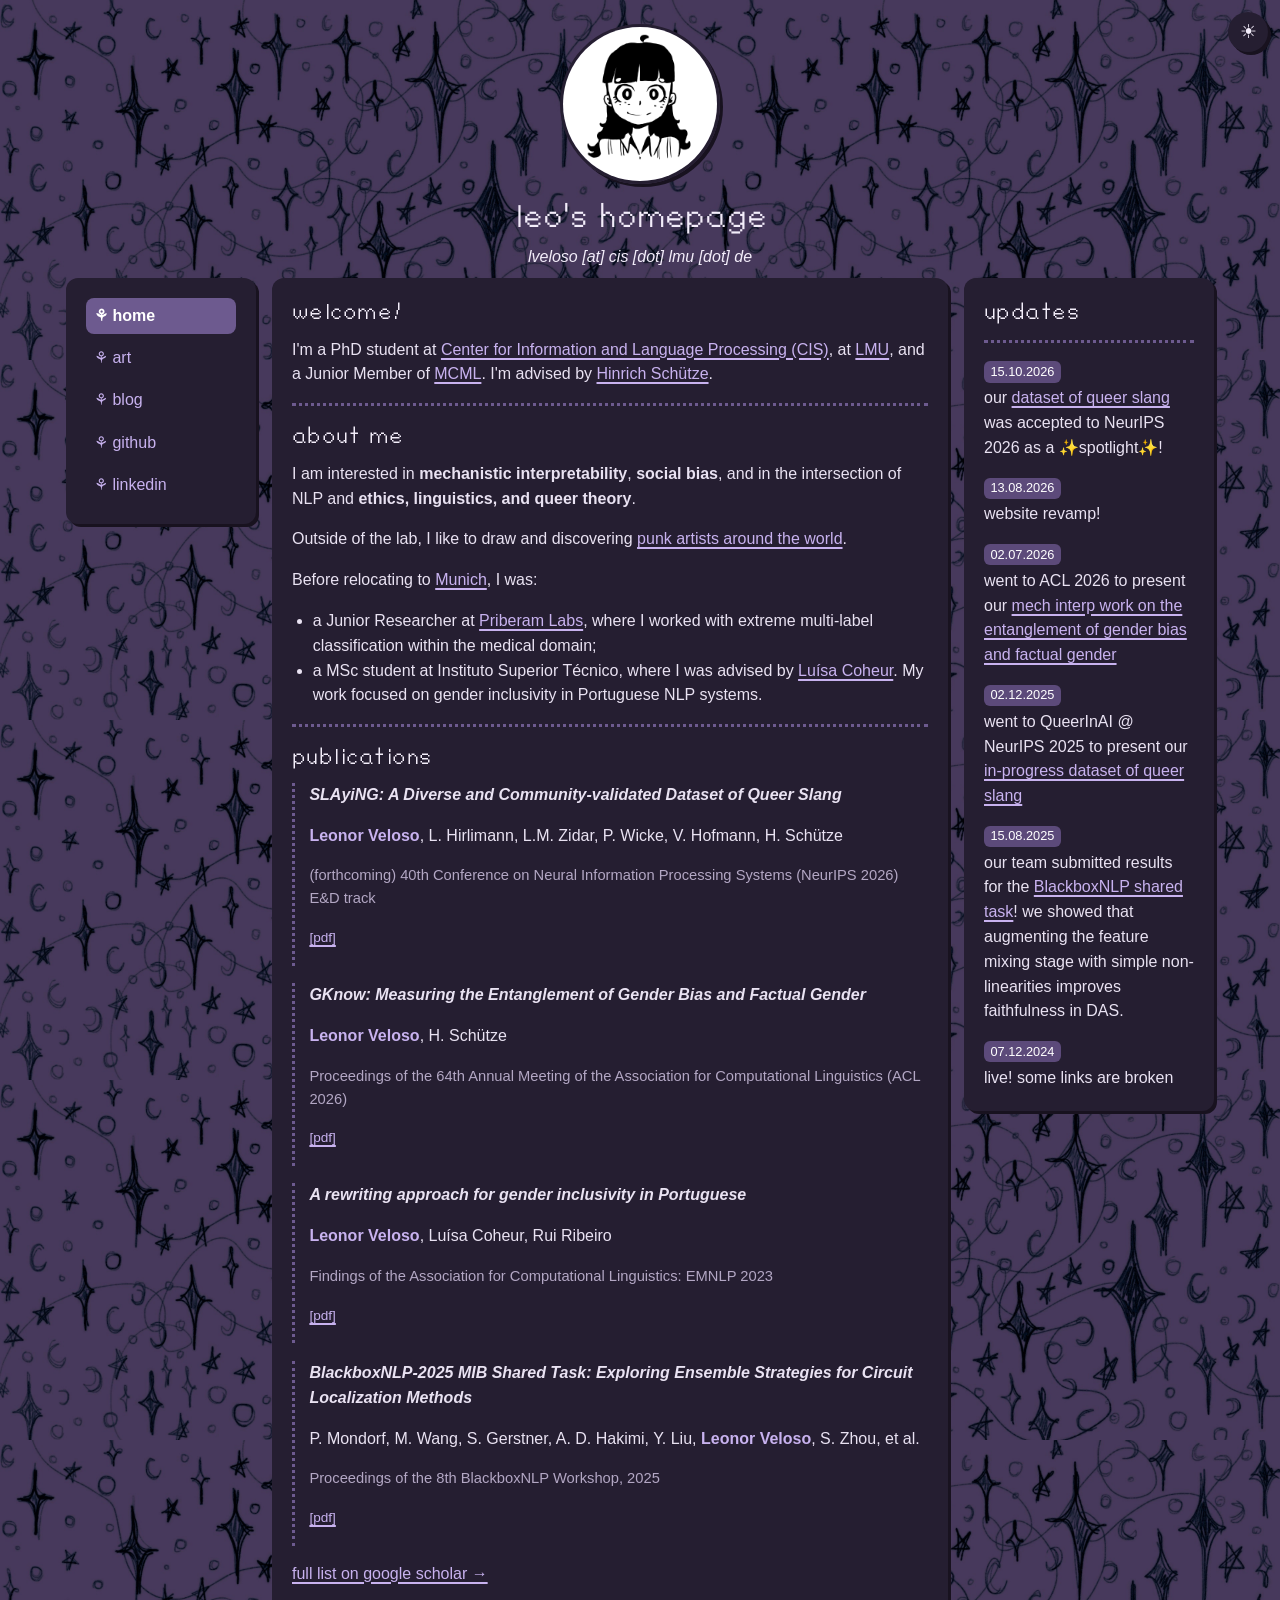
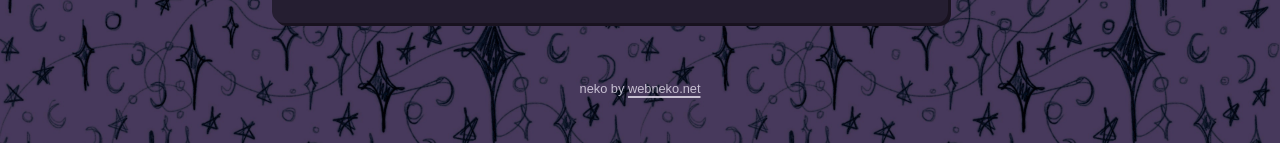
<file: index.html>
<!DOCTYPE html>
<html lang="en">

<head>
  <meta charset="UTF-8">
  <meta name="viewport" content="width=device-width, initial-scale=1.0">
  <meta name="description" content="Leonor Veloso — PhD student at CIS, LMU Munich, working on mechanistic interpretability, social bias, and NLP.">
  <title>‧͙⁺˚*･༓☾　leo　☽༓･*˚⁺‧͙</title>
  <link rel="icon" type="image/png" href="favicon-64.png">
  <link rel="apple-touch-icon" href="apple-touch-icon.png">
  <script>
    // dark is the default; apply a saved light preference before first paint
    try { if (localStorage.getItem("theme") === "light") document.documentElement.dataset.theme = "light"; } catch (e) {}
  </script>
  <link href="style.css" rel="stylesheet" type="text/css" media="all">
</head>

<body>

  <button class="theme-toggle" type="button" aria-label="Switch to light mode">☀</button>

  <header class="site-header">
    <img class="avatar" src="48085474.png" alt="Portrait of Leonor">
    <h1>leo's homepage</h1>
    <p class="tagline">lveloso [at] cis [dot] lmu [dot] de</p>
  </header>

  <div class="container">
    <div class="layout">

      <nav class="box-cell stuff site-nav" aria-label="Site">
        <ul>
          <li><span class="current">⚘ home</span></li>
          <li><a href="art.html">⚘ art</a></li>
          <li><a href="blog.html">⚘ blog</a></li>
          <li><a href="https://github.com/leonorv" target="_blank" rel="noopener">⚘ github</a></li>
          <li><a href="https://www.linkedin.com/in/leonor-veloso/" target="_blank" rel="noopener">⚘ linkedin</a></li>
        </ul>
      </nav>

      <main class="box-cell me">
        <h2>welcome!</h2>

        <p>I'm a PhD student at <a href="https://cisnlp.github.io/">Center for Information and Language Processing (CIS)</a>, at <a href="https://www.lmu.de/en/">LMU</a>, and a Junior Member of <a href="https://mcml.ai/">MCML</a>. I'm advised by <a href="https://www.cis.uni-muenchen.de/schuetze/">Hinrich Schütze</a>.</p>

        <hr class="custom">
        <h2>about me</h2>

        <p>I am interested in <strong>mechanistic interpretability</strong>, <strong>social bias</strong>, and in the intersection of NLP and <strong>ethics, linguistics, and queer theory</strong>.</p>

        <p>Outside of the lab, I like to draw and discovering <a href="https://open.spotify.com/playlist/1Fdq8c3zwEbWJ3x6SptWZZ">punk artists around the world</a>.</p>

        <p>Before relocating to <a href="https://www.augustiner-braeu.de/brauerei/">Munich</a>, I was:</p>
        <ul style="list-style: disc; padding-left: 1.3em; margin-bottom: 1em;">
          <li>a Junior Researcher at <a href="https://priberam.com/labs/">Priberam Labs</a>, where I worked with extreme multi-label classification within the medical domain;</li>
          <li>a MSc student at Instituto Superior Técnico, where I was advised by <a href="https://www.hlt.inesc-id.pt/w/Lu%C3%ADsa_Coheur">Luísa Coheur</a>. My work focused on gender inclusivity in Portuguese NLP systems.</li>
        </ul>

        <hr class="custom">
        <h2>publications</h2>

        <!--
          To add a new publication, copy one <li class="pub-entry"> block
          and edit it — newest first. Wrap your own name in <strong>.
        -->
        <ul class="pub-list">

          <li class="pub-entry">
            <p class="pub-title">SLAyiNG: A Diverse and Community-validated Dataset of Queer Slang</p>
            <p class="pub-authors"><strong>Leonor Veloso</strong>, L. Hirlimann, L.M. Zidar, P. Wicke, V. Hofmann, H. Schütze</p>
            <p class="pub-meta">(forthcoming) 40th Conference on Neural Information Processing Systems (NeurIPS 2026) E&D track</p>
            <p class="pub-links"><a href="https://arxiv.org/abs/2509.17449">[pdf]</a></p>
          </li>

          <li class="pub-entry">
            <p class="pub-title">GKnow: Measuring the Entanglement of Gender Bias and Factual Gender</p>
            <p class="pub-authors"><strong>Leonor Veloso</strong>, H. Schütze</p>
            <p class="pub-meta">Proceedings of the 64th Annual Meeting of the Association for Computational Linguistics (ACL 2026)</p>
            <p class="pub-links"><a href="https://aclanthology.org/2026.acl-long.466/">[pdf]</a></p>
          </li>

          <li class="pub-entry">
            <p class="pub-title">A rewriting approach for gender inclusivity in Portuguese</p>
            <p class="pub-authors"><strong>Leonor Veloso</strong>, Luísa Coheur, Rui Ribeiro</p>
            <p class="pub-meta">Findings of the Association for Computational Linguistics: EMNLP 2023</p>
            <p class="pub-links"><a href="https://aclanthology.org/2023.findings-emnlp.585.pdf">[pdf]</a></p>
          </li>

          <li class="pub-entry">
            <p class="pub-title">BlackboxNLP-2025 MIB Shared Task: Exploring Ensemble Strategies for Circuit Localization Methods</p>
            <p class="pub-authors">P. Mondorf, M. Wang, S. Gerstner, A. D. Hakimi, Y. Liu, <strong>Leonor Veloso</strong>, S. Zhou, et al.</p>
            <p class="pub-meta">Proceedings of the 8th BlackboxNLP Workshop, 2025</p>
            <p class="pub-links"><a href="https://aclanthology.org/volumes/2025.blackboxnlp-1/">[pdf]</a></p>
          </li>



        </ul>

        <p style="margin-top: 1rem;"><a href="https://scholar.google.com/citations?user=GyzU5eYAAAAJ&hl=en" target="_blank" rel="noopener">full list on google scholar →</a></p>
      </main>

      <aside class="box-cell updates">
        <h2>updates</h2>
        <hr class="custom">

        <!--
          To add a new update, copy one <li class="update-entry"> block
          and put it first (newest on top).
        -->
        <ul class="update-list">
          <li class="update-entry">
            <span class="update-date">15.10.2026</span>
            <p>our <a href="https://arxiv.org/abs/2509.17449">dataset of queer slang</a> was accepted to NeurIPS 2026 as a ✨spotlight✨!</p>
          </li>
          <li class="update-entry">
            <span class="update-date">13.08.2026</span>
            <p>website revamp!</p>
          </li>
          <li class="update-entry">
            <span class="update-date">02.07.2026</span>
            <p>went to ACL 2026 to present our <a href="https://aclanthology.org/2026.acl-long.466/">mech interp work on the entanglement of gender bias and factual gender</a></p>
          </li>
          <li class="update-entry">
            <span class="update-date">02.12.2025</span>
            <p>went to QueerInAI @ NeurIPS 2025 to present our <a href="https://arxiv.org/abs/2509.17449">in-progress dataset of queer slang</a></p>
          </li>
          <li class="update-entry">
            <span class="update-date">15.08.2025</span>
            <p>our team submitted results for the <a href="https://aclanthology.org/volumes/2025.blackboxnlp-1/">BlackboxNLP shared task</a>! we showed that augmenting the feature mixing stage with simple non-linearities improves faithfulness in DAS.</p>
          </li>
          <li class="update-entry">
            <span class="update-date">07.12.2024</span>
            <p>live! some links are broken</p>
          </li>
        </ul>
      </aside>

    </div>
  </div>

  <footer class="site-footer">
    <p><span class="neko-credit">neko by <a href="https://webneko.net" target="_blank" rel="noopener">webneko.net</a></span></p>
  </footer>

  <script>
    (function () {
      var root = document.documentElement;
      var btn = document.querySelector(".theme-toggle");
      function render() {
        var light = root.dataset.theme === "light";
        btn.textContent = light ? "☾" : "☀";
        btn.setAttribute("aria-label", light ? "Switch to dark mode" : "Switch to light mode");
      }
      btn.addEventListener("click", function () {
        var light = root.dataset.theme !== "light";
        if (light) root.dataset.theme = "light"; else delete root.dataset.theme;
        try { localStorage.setItem("theme", light ? "light" : "dark"); } catch (e) {}
        render();
      });
      render();
    })();
  </script>
  <script>NekoType = "white";</script>
  <script src="https://webneko.net/n20171213.js"></script>

</body>

</html>
</file>
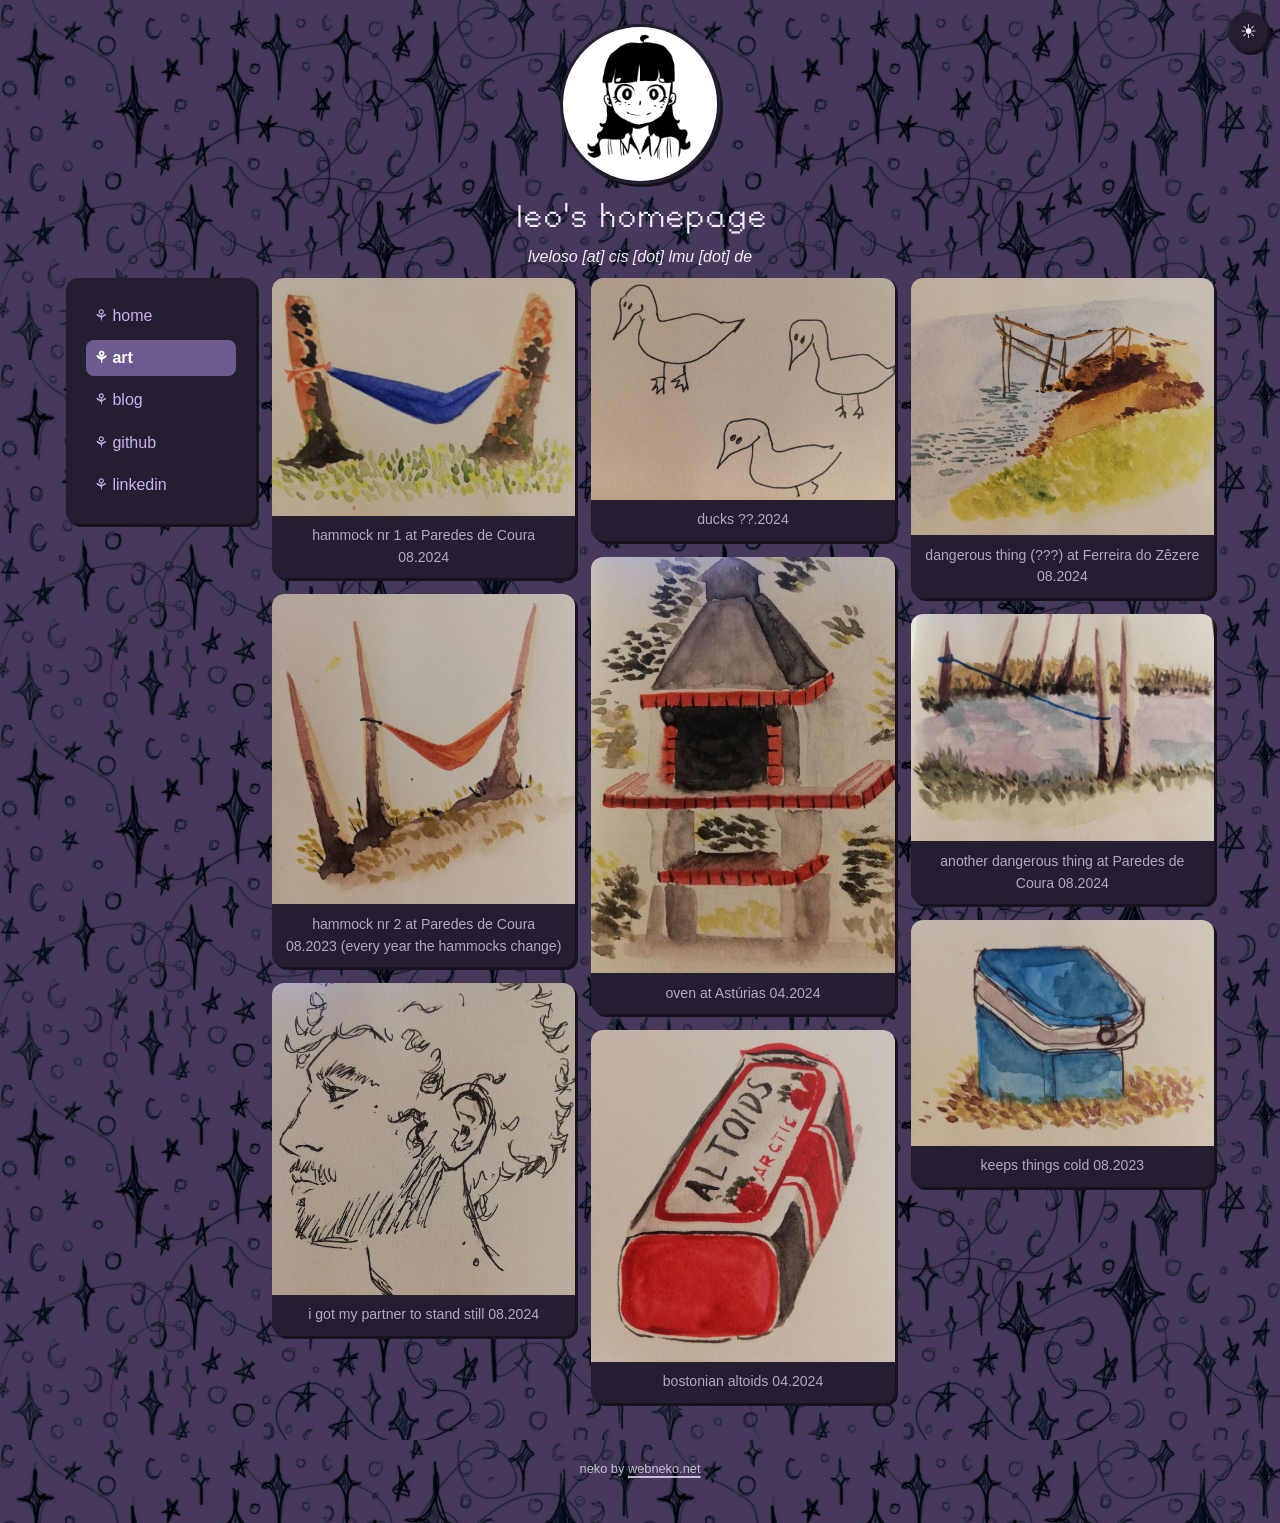
<file: art.html>
<!DOCTYPE html>
<html lang="en">

<head>
  <meta charset="UTF-8">
  <meta name="viewport" content="width=device-width, initial-scale=1.0">
  <meta name="description" content="Leonor Veloso's amateur art gallery.">
  <title>‧͙⁺˚*･༓☾　leo　☽༓･*˚⁺‧͙</title>
  <link rel="icon" type="image/png" href="favicon-64.png">
  <link rel="apple-touch-icon" href="apple-touch-icon.png">
  <script>
    // dark is the default; apply a saved light preference before first paint
    try { if (localStorage.getItem("theme") === "light") document.documentElement.dataset.theme = "light"; } catch (e) {}
  </script>
  <link href="style.css" rel="stylesheet" type="text/css" media="all">
</head>

<body>

  <button class="theme-toggle" type="button" aria-label="Switch to light mode">☀</button>

  <header class="site-header">
    <img class="avatar" src="48085474.png" alt="Portrait of Leonor">
    <h1>leo's homepage</h1>
    <p class="tagline">lveloso [at] cis [dot] lmu [dot] de</p>
  </header>

  <div class="container">
    <div class="layout layout-2col">

      <nav class="box-cell stuff site-nav" aria-label="Site">
        <ul>
          <li><a href="index.html">⚘ home</a></li>
          <li><span class="current">⚘ art</span></li>
          <li><a href="blog.html">⚘ blog</a></li>
          <li><a href="https://github.com/leonorv" target="_blank" rel="noopener">⚘ github</a></li>
          <li><a href="https://www.linkedin.com/in/leonor-veloso/" target="_blank" rel="noopener">⚘ linkedin</a></li>
        </ul>
      </nav>

      <main class="box-cell main">
        <!--
          To add a new piece, copy one <div class="gallery-item"> block
          and drop it in wherever you'd like it to appear.
        -->
        <section class="gallery">
          <div class="gallery-item">
            <img src="i1.jpg" alt="Painting of a hammock" loading="lazy">
            <p>hammock nr 1 at Paredes de Coura 08.2024</p>
          </div>
          <div class="gallery-item">
            <img src="i2.jpg" alt="Painting of a hammock" loading="lazy">
            <p>hammock nr 2 at Paredes de Coura 08.2023 (every year the hammocks change)</p>
          </div>
          <div class="gallery-item">
            <img src="i3.jpg" alt="Painting of a person standing still" loading="lazy">
            <p>i got my partner to stand still 08.2024</p>
          </div>
          <div class="gallery-item">
            <img src="i4.jpg" alt="Painting of ducks" loading="lazy">
            <p>ducks ??.2024</p>
          </div>
          <div class="gallery-item">
            <img src="i5.jpg" alt="Painting of an oven" loading="lazy">
            <p>oven at Astúrias 04.2024</p>
          </div>
          <div class="gallery-item">
            <img src="i6.jpg" alt="Painting of Bostonian altoids" loading="lazy">
            <p>bostonian altoids 04.2024</p>
          </div>
          <div class="gallery-item">
            <img src="i7.jpg" alt="Painting of a dangerous thing" loading="lazy">
            <p>dangerous thing (???) at Ferreira do Zêzere 08.2024</p>
          </div>
          <div class="gallery-item">
            <img src="i8.jpg" alt="Painting of another dangerous thing" loading="lazy">
            <p>another dangerous thing at Paredes de Coura 08.2024</p>
          </div>
          <div class="gallery-item">
            <img src="i9.jpg" alt="Painting of something that keeps things cold" loading="lazy">
            <p>keeps things cold 08.2023</p>
          </div>
        </section>
      </main>

    </div>
  </div>

  <footer class="site-footer">
    <p><span class="neko-credit">neko by <a href="https://webneko.net" target="_blank" rel="noopener">webneko.net</a></span></p>
  </footer>

  <script>
    (function () {
      var root = document.documentElement;
      var btn = document.querySelector(".theme-toggle");
      function render() {
        var light = root.dataset.theme === "light";
        btn.textContent = light ? "☾" : "☀";
        btn.setAttribute("aria-label", light ? "Switch to dark mode" : "Switch to light mode");
      }
      btn.addEventListener("click", function () {
        var light = root.dataset.theme !== "light";
        if (light) root.dataset.theme = "light"; else delete root.dataset.theme;
        try { localStorage.setItem("theme", light ? "light" : "dark"); } catch (e) {}
        render();
      });
      render();
    })();
  </script>
  <script>NekoType = "white";</script>
  <script src="https://webneko.net/n20171213.js"></script>

</body>

</html>
</file>
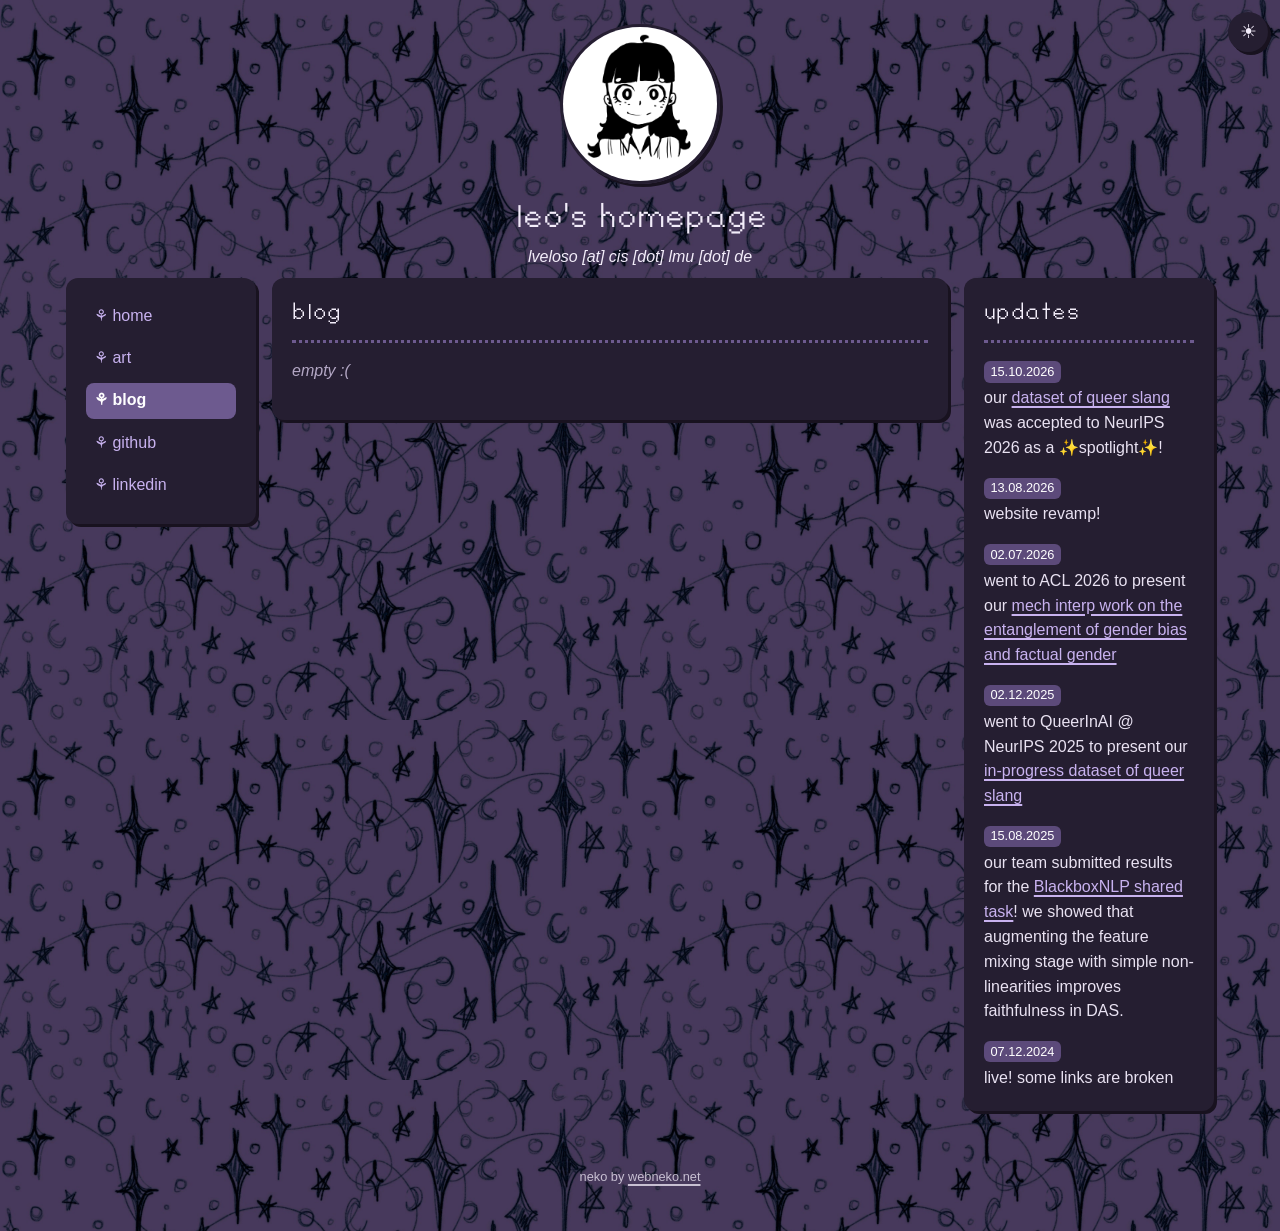
<file: blog.html>
<!DOCTYPE html>
<html lang="en">

<head>
  <meta charset="UTF-8">
  <meta name="viewport" content="width=device-width, initial-scale=1.0">
  <meta name="description" content="Leonor Veloso's blog — coming eventually.">
  <title>‧͙⁺˚*･༓☾　leo　☽༓･*˚⁺‧͙</title>
  <link rel="icon" type="image/png" href="favicon-64.png">
  <link rel="apple-touch-icon" href="apple-touch-icon.png">
  <script>
    // dark is the default; apply a saved light preference before first paint
    try { if (localStorage.getItem("theme") === "light") document.documentElement.dataset.theme = "light"; } catch (e) {}
  </script>
  <link href="style.css" rel="stylesheet" type="text/css" media="all">
</head>

<body>

  <button class="theme-toggle" type="button" aria-label="Switch to light mode">☀</button>

  <header class="site-header">
    <img class="avatar" src="48085474.png" alt="Portrait of Leonor">
    <h1>leo's homepage</h1>
    <p class="tagline">lveloso [at] cis [dot] lmu [dot] de</p>
  </header>

  <div class="container">
    <div class="layout">

      <nav class="box-cell stuff site-nav" aria-label="Site">
        <ul>
          <li><a href="index.html">⚘ home</a></li>
          <li><a href="art.html">⚘ art</a></li>
          <li><span class="current">⚘ blog</span></li>
          <li><a href="https://github.com/leonorv" target="_blank" rel="noopener">⚘ github</a></li>
          <li><a href="https://www.linkedin.com/in/leonor-veloso/" target="_blank" rel="noopener">⚘ linkedin</a></li>
        </ul>
      </nav>

      <main class="box-cell me">
        <h2>blog</h2>
        <hr class="custom">
        <p class="empty-note">empty :(</p>
      </main>

      <aside class="box-cell updates">
        <h2>updates</h2>
        <hr class="custom">
        <ul class="update-list">
          <li class="update-entry">
            <span class="update-date">15.10.2026</span>
            <p>our <a href="https://arxiv.org/abs/2509.17449">dataset of queer slang</a> was accepted to NeurIPS 2026 as a ✨spotlight✨!</p>
          </li>
          <li class="update-entry">
            <span class="update-date">13.08.2026</span>
            <p>website revamp!</p>
          </li>
          <li class="update-entry">
            <span class="update-date">02.07.2026</span>
            <p>went to ACL 2026 to present our <a href="https://aclanthology.org/2026.acl-long.466/">mech interp work on the entanglement of gender bias and factual gender</a></p>
          </li>
          <li class="update-entry">
            <span class="update-date">02.12.2025</span>
            <p>went to QueerInAI @ NeurIPS 2025 to present our <a href="https://arxiv.org/abs/2509.17449">in-progress dataset of queer slang</a></p>
          </li>
          <li class="update-entry">
            <span class="update-date">15.08.2025</span>
            <p>our team submitted results for the <a href="https://aclanthology.org/volumes/2025.blackboxnlp-1/">BlackboxNLP shared task</a>! we showed that augmenting the feature mixing stage with simple non-linearities improves faithfulness in DAS.</p>
          </li>
          <li class="update-entry">
            <span class="update-date">07.12.2024</span>
            <p>live! some links are broken</p>
          </li>
        </ul>
      </aside>

    </div>
  </div>

  <footer class="site-footer">
    <p><span class="neko-credit">neko by <a href="https://webneko.net" target="_blank" rel="noopener">webneko.net</a></span></p>
  </footer>

  <script>
    (function () {
      var root = document.documentElement;
      var btn = document.querySelector(".theme-toggle");
      function render() {
        var light = root.dataset.theme === "light";
        btn.textContent = light ? "☾" : "☀";
        btn.setAttribute("aria-label", light ? "Switch to dark mode" : "Switch to light mode");
      }
      btn.addEventListener("click", function () {
        var light = root.dataset.theme !== "light";
        if (light) root.dataset.theme = "light"; else delete root.dataset.theme;
        try { localStorage.setItem("theme", light ? "light" : "dark"); } catch (e) {}
        render();
      });
      render();
    })();
  </script>
  <script>NekoType = "white";</script>
  <script src="https://webneko.net/n20171213.js"></script>

</body>

</html>
</file>
<file: style.css>
/* =============================================================
   leo's homepage — stylesheet

   Sections (search for the numbered headers to jump around):
     1. Fonts & variables      6. Cards / boxes
     2. Reset & base           7. Publications
     3. Header                 8. Updates
     4. Nav                    9. Gallery (art page)
     5. Layout grid           10. Footer & misc
                               11. Responsive breakpoints

   Colors, spacing, and widths all live in the :root variables
   below — change the look of the whole site from one place.

   Theming: dark is the default (:root). The light theme overrides
   the same color tokens under :root[data-theme="light"]. The toggle
   button sets data-theme on <html> and remembers it in localStorage.
   ============================================================= */

/* ---------- 1. Fonts & variables ---------- */

@font-face {
  font-family: "basiic";
  src: url("basiic.ttf") format("truetype");
  font-display: swap;
}

:root {
  color-scheme: dark;

  /* dark theme (default) — night purple to match background_dark.jpg */
  --page-bg: #4b3c63;
  --bg-image: url("background_dark.jpg");
  --card: #251e31;
  --text: #e9e2f2;
  --heading: #f3edfa;
  --link: #c8b2ef;
  --accent: #f2a7c3;
  /* quirky pop color for hovers */
  --muted: #b3a7c4;
  --divider: #6d5a8f;
  --hover-bg: #3a2f4d;
  --hover-text: #f3edfa;
  --current-bg: #6d5a8f;
  --current-text: #ffffff;
  --pill-bg: #5c4a7a;
  --pill-text: #ffffff;
  --frame: #251e31;
  --shadow-color: #18121f;
  --header-text: #f3edfa;

  /* type */
  --font-display: "basiic", "Brush Script MT", cursive;
  --font-body: -apple-system, "Segoe UI", "Helvetica Neue", Arial, sans-serif;

  /* spacing & shape, used everywhere so the whole site can be
     tightened/loosened by editing these two lines */
  --space: 1rem;
  --radius: 12px;
  --shadow: 3px 3px 0 var(--shadow-color);

  /* layout widths (desktop) */
  --nav-w: 190px;
  --updates-w: 250px;
  --max-width: 1180px;
}

/* light theme — the original sage & cream palette */
:root[data-theme="light"] {
  color-scheme: light;

  --page-bg: #a5b68d;
  --bg-image: url("background.jpg");
  --card: #ffffff;
  --text: #3a3a32;
  --heading: #3a3a32;
  --link: #2e4d32;
  --accent: #d3785f;
  --muted: #5a5a4e;
  --divider: #a5b68d;
  --hover-bg: #ecdfcc;
  --hover-text: #2e4d32;
  --current-bg: #a5b68d;
  --current-text: #ffffff;
  --pill-bg: #7f9468;
  --pill-text: #ffffff;
  --frame: #ffffff;
  --shadow-color: #ecdfcc;
  --header-text: #2e4d32;
}

/* ---------- 2. Reset & base ---------- */

*,
*::before,
*::after {
  box-sizing: border-box;
}

html {
  scroll-behavior: smooth;
}

body {
  margin: 0;
  background-color: var(--page-bg);
  background-image: var(--bg-image);
  background-repeat: repeat;
  background-size: 640px;
  font-family: var(--font-body);
  color: var(--text);
  line-height: 1.55;
  font-size: 16px;
  overflow-wrap: break-word;
}

img {
  max-width: 100%;
  display: block;
}

a {
  color: var(--link);
  text-decoration-thickness: 1.5px;
  text-underline-offset: 3px;
}

a:hover,
a:focus-visible {
  color: var(--accent);
}

h1,
h2,
h3 {
  font-family: var(--font-display);
  font-weight: normal;
  color: var(--heading);
  line-height: 1.25;
  margin: 0 0 0.4em;
}

h1 {
  font-size: clamp(1.6rem, 4vw, 2.2rem);
}

h2 {
  font-size: clamp(1.2rem, 3vw, 1.5rem);
  letter-spacing: 0.02em;
}

p {
  margin: 0 0 1em;
}

ul {
  margin: 0;
  padding: 0;
  list-style: none;
}

/* Dotted divider used throughout */
hr.custom {
  border: none;
  border-top: 3px dotted var(--divider);
  margin: 0.75em 0 1em;
}

/* width */
::-webkit-scrollbar {
  width: 10px;
}

::-webkit-scrollbar-track {
  background: var(--card);
}

::-webkit-scrollbar-thumb,
::-webkit-scrollbar-thumb:hover {
  background: var(--divider);
}

/* ---------- 3. Header ---------- */

.site-header {
  max-width: var(--max-width);
  margin: 0 auto;
  padding: 1.5rem var(--space) 0.5rem;
  text-align: center;
}

.avatar {
  width: 130px;
  height: 130px;
  border-radius: 50%;
  object-fit: cover;
  border: 3px solid var(--frame);
  box-shadow: var(--shadow);
  margin: 0 auto 0.75rem;
}

.site-header h1 {
  color: var(--header-text);
  margin-bottom: 0.15em;
}

.site-header .tagline {
  margin: 0;
  color: var(--header-text);
  font-style: italic;
}

/* ---------- 4. Nav ---------- */

.site-nav ul {
  display: flex;
  flex-direction: column;
  gap: 0.4rem;
}

.site-nav a,
.site-nav span.current {
  display: block;
  padding: 0.35rem 0.5rem;
  border-radius: 8px;
  text-decoration: none;
  transition: background-color 0.15s ease, color 0.15s ease;
}

.site-nav a:hover,
.site-nav a:focus-visible {
  background-color: var(--hover-bg);
  color: var(--hover-text);
}

.site-nav span.current {
  background-color: var(--current-bg);
  color: var(--current-text);
  font-weight: bold;
}

/* ---------- 5. Layout grid ---------- */

.container {
  max-width: var(--max-width);
  margin: 0 auto;
  padding: 0 var(--space) 2.5rem;
}

.layout {
  display: grid;
  grid-template-columns: 1fr;
  grid-template-areas:
    "nav"
    "main"
    "updates";
  gap: var(--space);
}

/* Without this, grid tracks refuse to shrink below their content's
   natural width (e.g. a long link), which pushes the layout wider
   than the viewport on mobile. */
.layout > .box-cell {
  min-width: 0;
}

.layout > .box-cell.stuff {
  grid-area: nav;
}

.layout > .box-cell.me {
  grid-area: main;
}

.layout > .box-cell.updates {
  grid-area: updates;
}

/* Two-column variant (nav + single main area), used on the art page */
.layout.layout-2col {
  grid-template-areas:
    "nav"
    "main";
}

.layout.layout-2col > .box-cell.main {
  grid-area: main;
  background: transparent;
  box-shadow: none;
  padding: 0;
}

@media (min-width: 900px) {
  .layout.layout-2col {
    grid-template-columns: var(--nav-w) 1fr;
    grid-template-areas: "nav main";
  }
}

/* ---------- 6. Cards / boxes ---------- */

.box-cell {
  background-color: var(--card);
  border-radius: var(--radius);
  box-shadow: var(--shadow);
  padding: 1.25rem;
}

.box-cell.stuff {
  align-self: start;
}

/* ---------- 7. Publications ---------- */

.pub-list {
  display: flex;
  flex-direction: column;
  gap: 1.1rem;
  margin: 0;
}

.pub-entry {
  padding-left: 0.9rem;
  border-left: 3px dotted var(--divider);
}

.pub-entry .pub-title {
  font-style: italic;
  font-weight: 600;
}

.pub-entry .pub-meta {
  font-size: 0.92rem;
  color: var(--muted);
}

.pub-entry .pub-links a {
  font-size: 0.85rem;
  margin-right: 0.6rem;
}

.pub-entry .pub-authors strong {
  color: var(--link);
}

/* ---------- 8. Updates ---------- */

.update-list {
  display: flex;
  flex-direction: column;
  gap: 0.9rem;
  margin: 0;
}

.update-entry .update-date {
  display: inline-block;
  color: var(--pill-text);
  background-color: var(--pill-bg);
  border-radius: 6px;
  padding: 0.05em 0.5em;
  font-size: 0.8rem;
  margin-bottom: 0.3em;
}

.update-entry p {
  margin: 0;
}

/* ---------- 9. Gallery (art page) ---------- */

.gallery {
  column-count: 1;
  column-gap: var(--space);
}

.gallery-item {
  break-inside: avoid;
  margin-bottom: var(--space);
  background-color: var(--card);
  border-radius: var(--radius);
  overflow: hidden;
  box-shadow: var(--shadow);
}

.gallery-item img {
  width: 100%;
  height: auto;
}

.gallery-item p {
  margin: 0;
  padding: 0.6rem 0.8rem;
  font-size: 0.88rem;
  text-align: center;
  color: var(--muted);
}

/* ---------- 10. Footer & misc ---------- */

.site-footer {
  max-width: var(--max-width);
  margin: 0 auto;
  padding: 1rem var(--space) 2rem;
  text-align: center;
  font-size: 0.8rem;
  color: var(--header-text);
}

.site-footer a {
  color: var(--header-text);
}

.neko-credit {
  opacity: 0.75;
}

/* Light/dark toggle, pinned to the top-right corner */
.theme-toggle {
  position: fixed;
  top: 0.75rem;
  right: 0.75rem;
  z-index: 10;
  width: 2.5rem;
  height: 2.5rem;
  border: none;
  border-radius: 50%;
  background-color: var(--card);
  color: var(--heading);
  box-shadow: var(--shadow);
  font-size: 1.2rem;
  line-height: 1;
  cursor: pointer;
}

.theme-toggle:hover,
.theme-toggle:focus-visible {
  color: var(--accent);
}

.empty-note {
  color: var(--muted);
  font-style: italic;
}

/* ---------- 11. Responsive breakpoints ---------- */

/* Tablet and up: nav becomes a horizontal strip */
@media (min-width: 640px) {
  .site-nav ul {
    flex-direction: row;
    flex-wrap: wrap;
    justify-content: center;
  }

  .gallery {
    column-count: 2;
  }
}

/* Desktop: three-column layout, nav back to a vertical sidebar list */
@media (min-width: 900px) {
  .layout {
    grid-template-columns: var(--nav-w) 1fr var(--updates-w);
    grid-template-areas: "nav main updates";
    align-items: start;
  }

  .site-nav ul {
    flex-direction: column;
  }

  .avatar {
    width: 160px;
    height: 160px;
  }

  .gallery {
    column-count: 3;
  }
}
</file>
